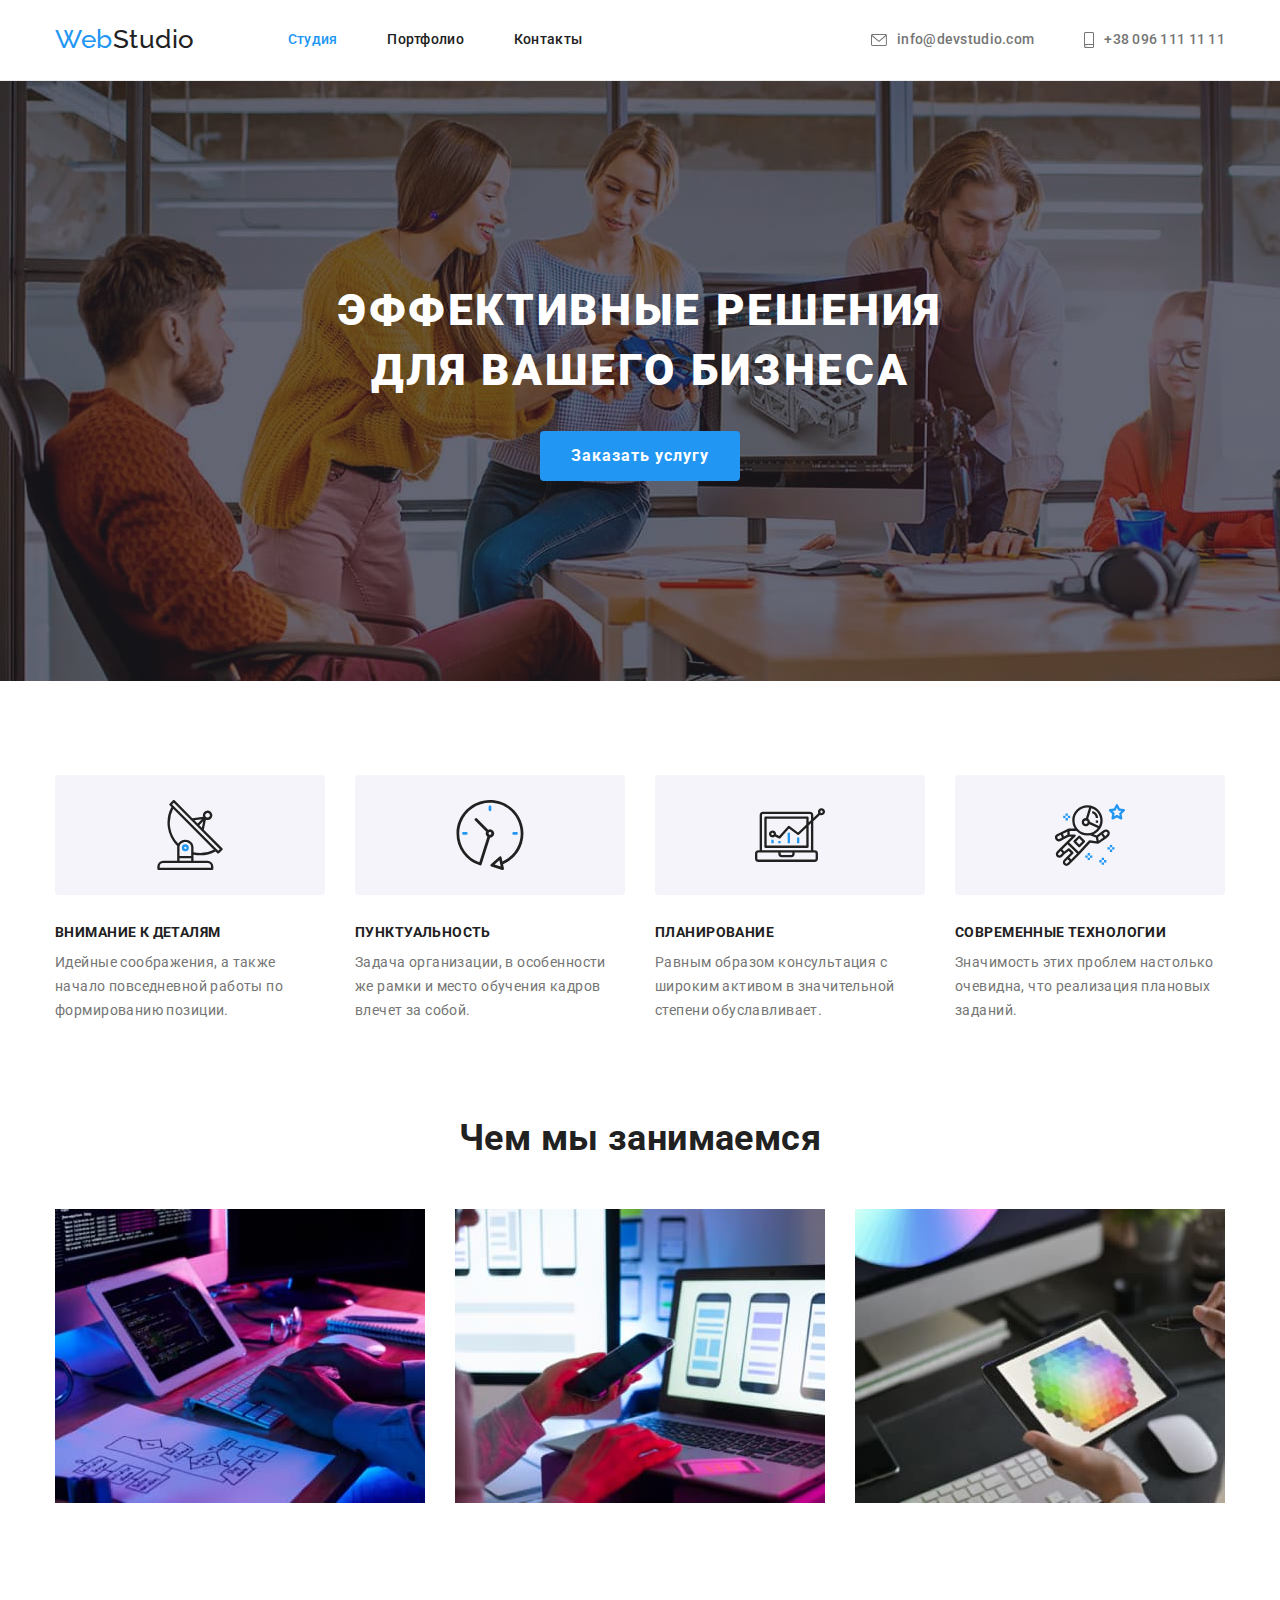
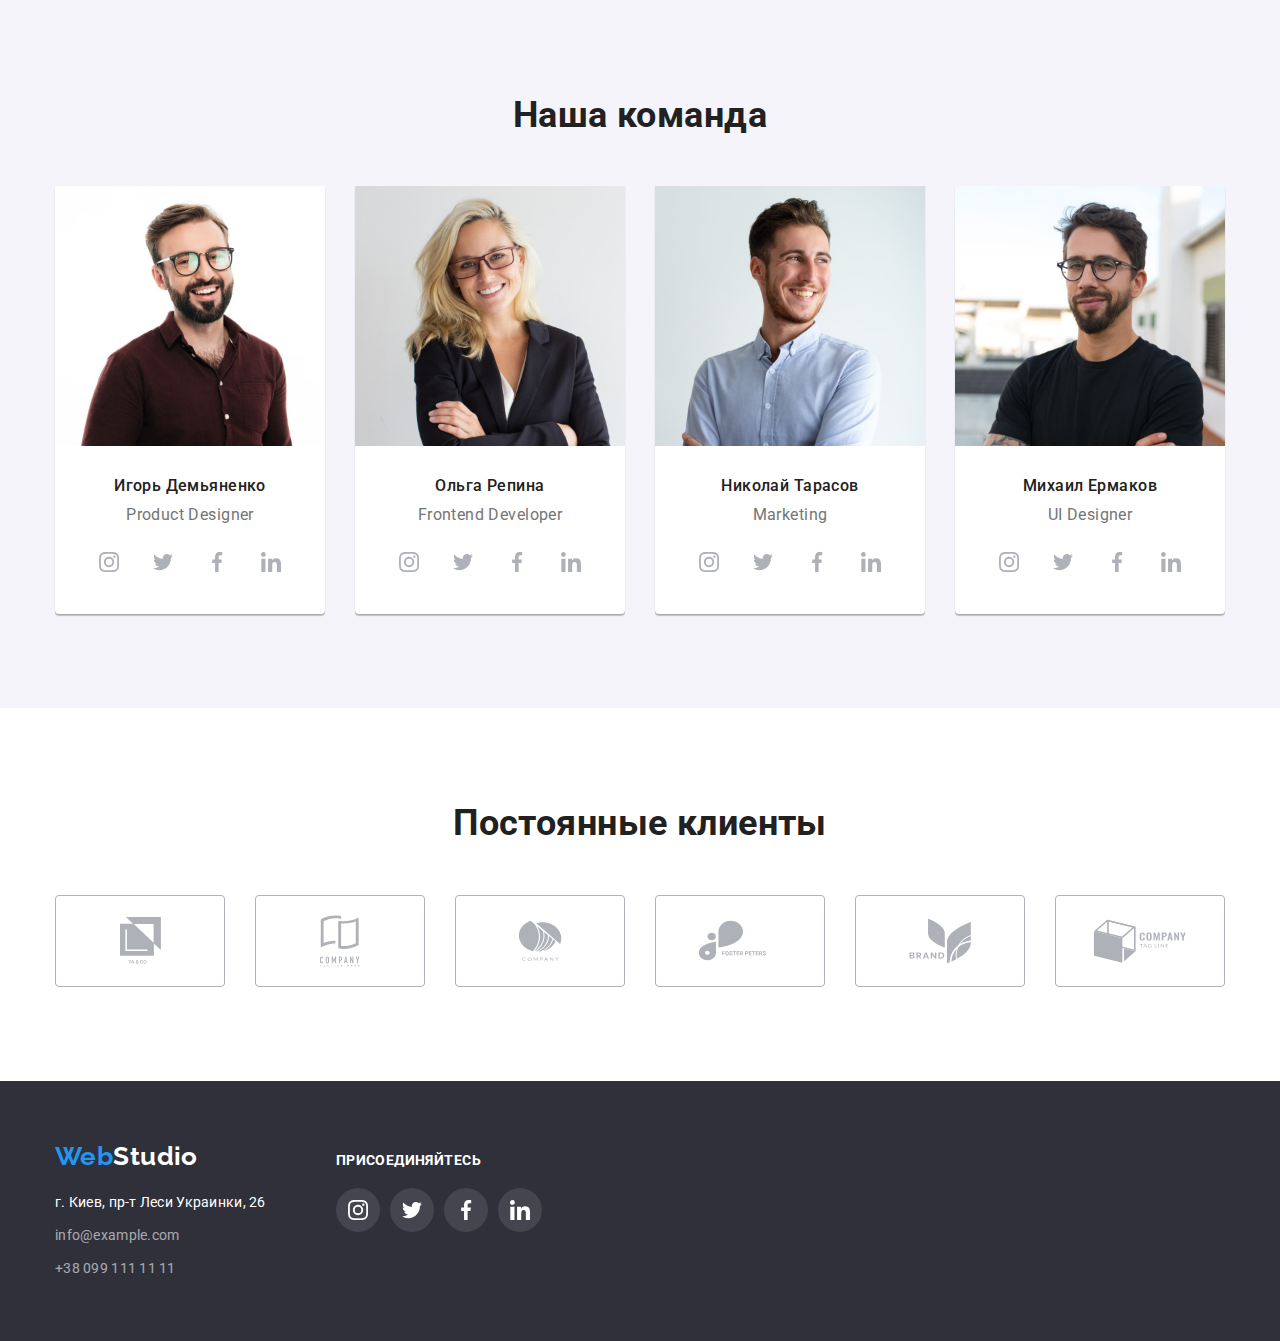
<file: index.html>
<!DOCTYPE html>
<html lang="ru">
  <head>
    <meta charset="UTF-8" />
    <meta http-equiv="X-UA-Compatible" content="IE=edge" />
    <meta name="viewport" content="width=device-width, initial-scale=1.0" />
    <title>Document</title>
    <link
      href="https://fonts.googleapis.com/css2?family=Raleway:wght@700&family=Roboto:wght@400;500;700;900&display=swap"
      rel="stylesheet"
    />
    <link
      rel="stylesheet"
      href="https://cdnjs.cloudflare.com/ajax/libs/modern-normalize/1.1.0/modern-normalize.min.css"
    />
    <link rel="stylesheet" href="./css/styles.css" />
  </head>

  <body>
    <!-- Шапка сайта -->
    <header class="header-wrap">
      <div class="container main-nav">
        <nav class="nav">
          <a href="" class="logo link"><span class="accent">Web</span>Studio</a>

          <ul class="site-nav list">
            <li class="item">
              <a href="./index.html" class="link current">Студия</a>
            </li>
            <li class="item">
              <a href="./portfolio.html" class="link">Портфолио</a>
            </li>
            <li class="item"><a href="" class="link">Контакты</a></li>
          </ul>
        </nav>

        <ul class="address-nav list">
          <li class="item">
            <a href="mailto:info@devstudio.com" class="link contact">
              <svg class="mobile-icon" width="16" height="12">
                <use href="./images/icons.svg#envelope"></use>
              </svg>
              info@devstudio.com</a
            >
          </li>
          <li class="item">
            <a href="tel:+380961111111" class="link contact">
              <svg class="mobile-icon" width="10" height="16">
                <use href="./images/icons.svg#mobile"></use>
              </svg>
              +38 096 111 11 11</a
            >
          </li>
        </ul>
      </div>
    </header>

    <main>
      <!-- Герой -->
      <section class="hero overlay">
        <div class="container hero-wrap">
          <h1 class="hero-title">Эффективные решения для вашего бизнеса</h1>
          <div class="btn-wrap">
            <button type="button" class="btn-primary">Заказать услугу</button>
          </div>
        </div>
      </section>

      <!-- Преимущества -->
      <section class="section features">
        <div class="container">
          <h2 class="visually-hidden">Преимущества</h2>
          <ul class="feature-list list">
            <li class="item item-list">
              <div class="feature-icon">
                <svg width="70" height="70">
                  <use href="./images/icons.svg#antenna"></use>
                </svg>
              </div>
              <h3 class="title">Внимание к деталям</h3>
              <p class="text">
                Идейные соображения, а также начало повседневной работы по
                формированию позиции.
              </p>
            </li>

            <li class="item item-list">
              <div class="feature-icon">
                <svg width="70" height="70">
                  <use href="./images/icons.svg#clock"></use>
                </svg>
              </div>
              <h3 class="title">Пунктуальность</h3>
              <p class="text">
                Задача организации, в особенности же рамки и место обучения
                кадров влечет за собой.
              </p>
            </li>

            <li class="item item-list">
              <div class="feature-icon">
                <svg width="70" height="70">
                  <use href="./images/icons.svg#diagram"></use>
                </svg>
              </div>
              <h3 class="title">Планирование</h3>
              <p class="text">
                Равным образом консультация с широким активом в значительной
                степени обуславливает.
              </p>
            </li>

            <li class="item item-list">
              <div class="feature-icon">
                <svg width="70" height="70">
                  <use href="./images/icons.svg#astronaut"></use>
                </svg>
              </div>
              <h3 class="title">Современные технологии</h3>
              <p class="text">
                Значимость этих проблем настолько очевидна, что реализация
                плановых заданий.
              </p>
            </li>
          </ul>
        </div>
      </section>

      <!-- Род деятельности -->
      <section class="section occupation">
        <div class="container">
          <h2 class="section-title">Чем мы занимаемся</h2>
          <ul class="img-list list">
            <li class="item">
              <img
                src="./images/features1.jpg"
                alt="програмист работает"
                width="370"
              />
            </li>

            <li class="item">
              <img
                class="image"
                src="./images/features2.jpg"
                alt="создание приложений"
                width="370"
              />
            </li>

            <li class="item">
              <img
                class="image"
                src="./images/features3.jpg"
                alt="графический дизайн"
                width="370"
              />
            </li>
          </ul>
        </div>
      </section>

      <!-- Члены команды -->
      <section class="section members-wrap">
        <div class="container">
          <h2 class="section-title members">Наша команда</h2>

          <ul class="member-items list">
            <li class="item">
              <img
                class="image"
                src="./images/member1.jpg"
                alt="мужчина в очках"
                width="270"
              />
              <h3 class="name">Игорь Демьяненко</h3>
              <p lang="en" class="text">Product Designer</p>

              <ul class="social-list">
                <li class="social-item list">
                  <a href="https://www.instagram.com/" class="social-link link">
                    <svg class="social-icon" width="20" height="20">
                      <use href="./images/icons.svg#instagram"></use>
                    </svg>
                  </a>
                </li>
                <li class="social-item list">
                  <a href="https://www.twitter.com/" class="social-link link">
                    <svg class="social-icon" width="20" height="20">
                      <use href="./images/icons.svg#twitter"></use>
                    </svg>
                  </a>
                </li>
                <li class="social-item list">
                  <a href="https://www.facebook.com/" class="social-link link">
                    <svg class="social-icon" width="20" height="20">
                      <use href="./images/icons.svg#facebook"></use>
                    </svg>
                  </a>
                </li>
                <li class="social-item list">
                  <a href="https://www.linkedin.com/" class="social-link link">
                    <svg class="social-icon" width="20" height="20">
                      <use href="./images/icons.svg#linkedin"></use>
                    </svg>
                  </a>
                </li>
              </ul>
            </li>

            <li class="item">
              <img
                class="image"
                src="./images/member2.jpg"
                alt="девушка в очках"
                width="270"
              />
              <h3 class="name">Ольга Репина</h3>
              <p lang="en" class="text">Frontend Developer</p>

              <ul class="social-list">
                <li class="social-item list">
                  <a href="https://www.instagram.com/" class="social-link link">
                    <svg class="social-icon" width="20" height="20">
                      <use href="./images/icons.svg#instagram"></use>
                    </svg>
                  </a>
                </li>
                <li class="social-item list">
                  <a href="https://www.twitter.com/" class="social-link link">
                    <svg class="social-icon" width="20" height="20">
                      <use href="./images/icons.svg#twitter"></use>
                    </svg>
                  </a>
                </li>
                <li class="social-item list">
                  <a href="https://www.facebook.com/" class="social-link link">
                    <svg class="social-icon" width="20" height="20">
                      <use href="./images/icons.svg#facebook"></use>
                    </svg>
                  </a>
                </li>
                <li class="social-item list">
                  <a href="https://www.linkedin.com/" class="social-link link">
                    <svg class="social-icon" width="20" height="20">
                      <use href="./images/icons.svg#linkedin"></use>
                    </svg>
                  </a>
                </li>
              </ul>
            </li>

            <li class="item">
              <img
                class="image"
                src="./images/member3.jpg"
                alt="улыбающийся мужчина"
                width="270"
              />
              <h3 class="name">Николай Тарасов</h3>
              <p lang="en" class="text">Marketing</p>
              <ul class="social-list">
                <li class="social-item list">
                  <a href="https://www.instagram.com/" class="social-link link">
                    <svg class="social-icon" width="20" height="20">
                      <use href="./images/icons.svg#instagram"></use>
                    </svg>
                  </a>
                </li>
                <li class="social-item list">
                  <a href="https://www.twitter.com/" class="social-link link">
                    <svg class="social-icon" width="20" height="20">
                      <use href="./images/icons.svg#twitter"></use>
                    </svg>
                  </a>
                </li>
                <li class="social-item list">
                  <a href="https://www.facebook.com/" class="social-link link">
                    <svg class="social-icon" width="20" height="20">
                      <use href="./images/icons.svg#facebook"></use>
                    </svg>
                  </a>
                </li>
                <li class="social-item list">
                  <a href="https://www.linkedin.com/" class="social-link link">
                    <svg class="social-icon" width="20" height="20">
                      <use href="./images/icons.svg#linkedin"></use>
                    </svg>
                  </a>
                </li>
              </ul>
            </li>

            <li class="item">
              <img
                class="image"
                src="./images/member4.jpg"
                alt="мужчина с бородой в очках"
                width="270"
              />
              <h3 class="name">Михаил Ермаков</h3>
              <p lang="en" class="text">UI Designer</p>
              <ul class="social-list">
                <li class="social-item list">
                  <a href="https://www.instagram.com/" class="social-link link">
                    <svg class="social-icon" width="20" height="20">
                      <use href="./images/icons.svg#instagram"></use>
                    </svg>
                  </a>
                </li>
                <li class="social-item list">
                  <a href="https://www.twitter.com/" class="social-link link">
                    <svg class="social-icon" width="20" height="20">
                      <use href="./images/icons.svg#twitter"></use>
                    </svg>
                  </a>
                </li>
                <li class="social-item list">
                  <a href="https://www.facebook.com/" class="social-link link">
                    <svg class="social-icon" width="20" height="20">
                      <use href="./images/icons.svg#facebook"></use>
                    </svg>
                  </a>
                </li>
                <li class="social-item list">
                  <a href="https://www.linkedin.com/" class="social-link link">
                    <svg class="social-icon" width="20" height="20">
                      <use href="./images/icons.svg#linkedin"></use>
                    </svg>
                  </a>
                </li>
              </ul>
            </li>
          </ul>
        </div>
      </section>

      <section class="clients">
        <div class="container">
          <h2 class="clients-title">Постоянные клиенты</h2>
          <ul class="clients-list">
            <li class="clients-item">
              <a href="" class="clients-link">
                <svg class="clients-icon" width="41" height="47">
                  <use href="./images/icons.svg#logo"></use>
                </svg>
              </a>
            </li>
            <li class="clients-item">
              <a href="" class="clients-link">
                <svg class="clients-icon" width="40" height="52">
                  <use href="./images/icons.svg#logo2"></use>
                </svg>
              </a>
            </li>
            <li class="clients-item">
              <a href="" class="clients-link">
                <svg class="clients-icon" width="44" height="41">
                  <use href="./images/icons.svg#logo3"></use>
                </svg>
              </a>
            </li>
            <li class="clients-item">
              <a href="" class="clients-link">
                <svg class="clients-icon" width="85" height="41">
                  <use href="./images/icons.svg#logo4"></use>
                </svg>
              </a>
            </li>
            <li class="clients-item">
              <a href="" class="clients-link">
                <svg class="clients-icon" width="63" height="46">
                  <use href="./images/icons.svg#logo5"></use>
                </svg>
              </a>
            </li>
            <li class="clients-item">
              <a href="" class="clients-link">
                <svg class="clients-icon" width="94" height="44">
                  <use href="./images/icons.svg#logo6"></use>
                </svg>
              </a>
            </li>
          </ul>
        </div>
      </section>
    </main>

    <!-- Подвал сайта -->
    <footer class="page-footer">
      <div class="container footer-wrap">
        <div class="address-wrap">
          <a href="" lang="en" class="logo footer"
            ><span class="accent">Web</span>Studio</a
          >

          <address class="address-section">
            <ul class="footer-items list">
              <li class="item">
                <a
                  href="https://goo.gl/maps/wA7wwZKrXkQfANAAA"
                  target="blank"
                  rel="noopener noreferrer"
                  class="link address"
                  >г. Киев, пр-т Леси Украинки, 26</a
                >
              </li>

              <li class="item">
                <a href="mailto:info@example.com" class="link contact"
                  >info@example.com</a
                >
              </li>

              <li class="item">
                <a href="tel:+380991111111" class="link contact"
                  >+38 099 111 11 11</a
                >
              </li>
            </ul>
          </address>
        </div>

        <div class="community">
          <p class="community-title">присоединяйтесь</p>
          <ul class="community-list">
            <li class="community-item list">
              <a href="https://www.instagram.com/" class="community-link link">
                <svg class="community-icon" width="20" height="20">
                  <use href="./images/icons.svg#instagram"></use>
                </svg>
              </a>
            </li>
            <li class="community-item list">
              <a href="https://www.twitter.com/" class="community-link link">
                <svg class="community-icon" width="20" height="20">
                  <use href="./images/icons.svg#twitter"></use>
                </svg>
              </a>
            </li>
            <li class="community-item list">
              <a href="https://www.facebook.com/" class="community-link link">
                <svg class="community-icon" width="20" height="20">
                  <use href="./images/icons.svg#facebook"></use>
                </svg>
              </a>
            </li>
            <li class="community-item list">
              <a href="https://www.linkedin.com/" class="community-link link">
                <svg class="community-icon" width="20" height="20">
                  <use href="./images/icons.svg#linkedin"></use>
                </svg>
              </a>
            </li>
          </ul>
        </div>
      </div>
    </footer>
  </body>
</html>
</file>
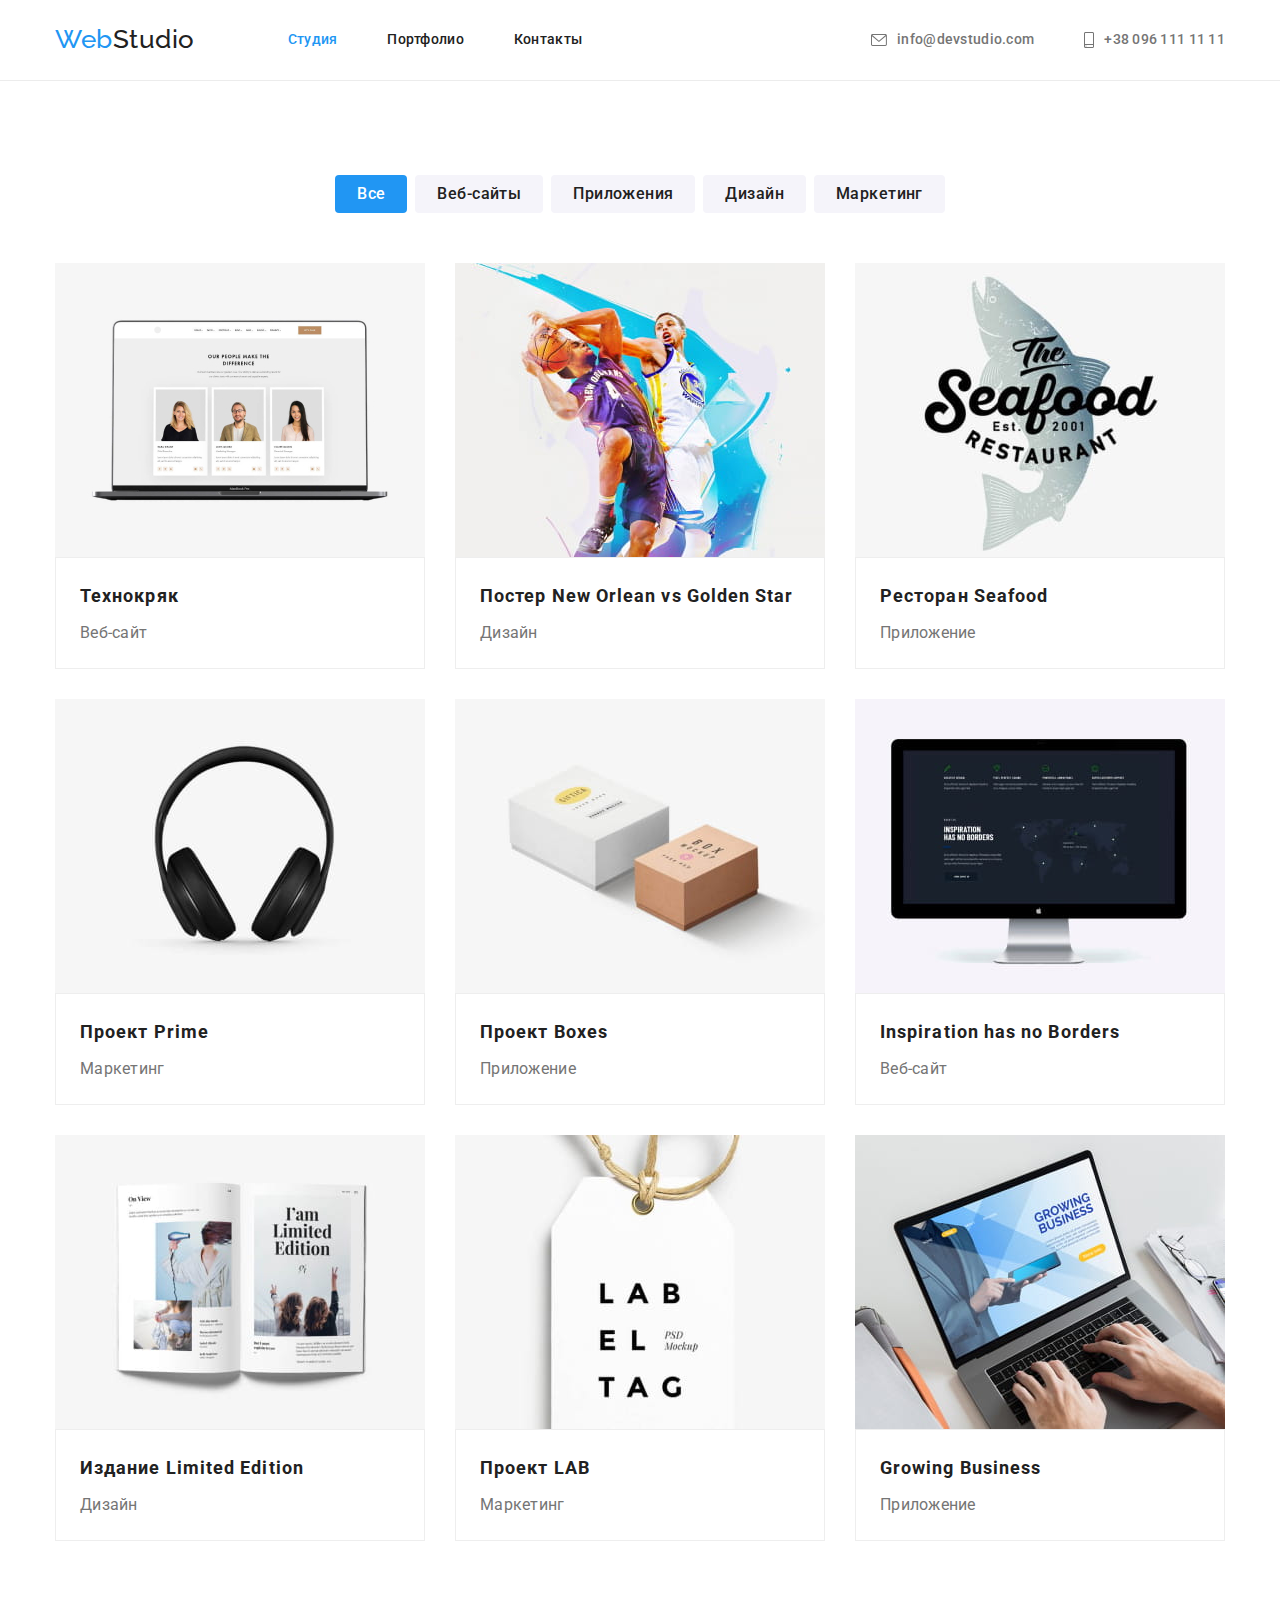
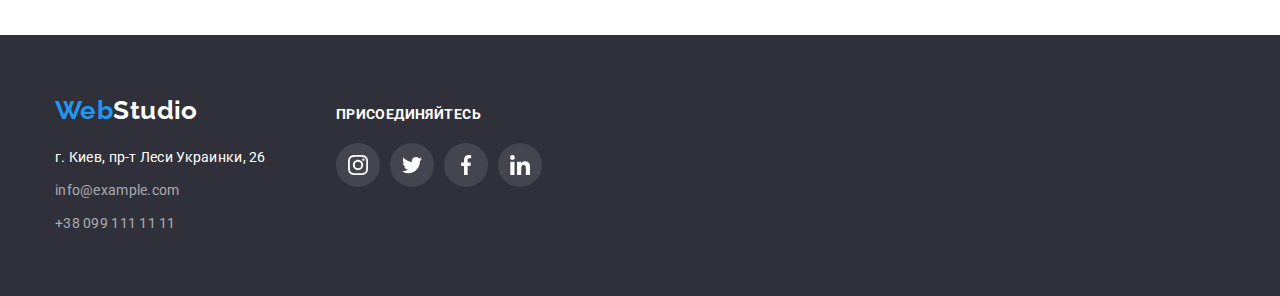
<file: portfolio.html>
<!DOCTYPE html>
<html lang="ru">
  <head>
    <meta charset="UTF-8" />
    <meta http-equiv="X-UA-Compatible" content="IE=edge" />
    <meta name="viewport" content="width=device-width, initial-scale=1.0" />
    <title>Document</title>
    <link
      href="https://fonts.googleapis.com/css2?family=Raleway:wght@700&family=Roboto:wght@400;500;700;900&display=swap"
      rel="stylesheet"
    />
    <link
      rel="stylesheet"
      href="https://cdnjs.cloudflare.com/ajax/libs/modern-normalize/1.1.0/modern-normalize.min.css"
    />
    <link rel="stylesheet" href="./css/styles.css" />
  </head>
  <body>
    <!-- Шапка сайта -->
    <header class="header-wrap">
      <div class="container main-nav">
        <nav class="nav">
          <a href="" class="logo link"><span class="accent">Web</span>Studio</a>

          <ul class="site-nav list">
            <li class="item">
              <a href="./index.html" class="link current">Студия</a>
            </li>
            <li class="item">
              <a href="./portfolio.html" class="link">Портфолио</a>
            </li>
            <li class="item"><a href="" class="link">Контакты</a></li>
          </ul>
        </nav>

        <ul class="address-nav list">
          <li class="item">
            <a href="mailto:info@devstudio.com" class="link contact">
              <svg class="mobile-icon" width="16" height="12">
                <use href="./images/icons.svg#envelope"></use>
              </svg>
              info@devstudio.com</a
            >
          </li>
          <li class="item">
            <a href="tel:+380961111111" class="link contact">
              <svg class="mobile-icon" width="10" height="16">
                <use href="./images/icons.svg#mobile"></use>
              </svg>
              +38 096 111 11 11</a
            >
          </li>
        </ul>
      </div>
    </header>

    <main>
      <!-- Герой -->
      <section class="section portfolio-wrap">
        <div class="container">
          <h1 class="visually-hidden">Примеры работ</h1>

          <div class="bnt-container">
            <ul class="filter-items list">
              <li class="item">
                <button type="button" class="btn-filter current">Все</button>
              </li>
              <li class="item">
                <button type="button" class="btn-filter">Веб-сайты</button>
              </li>
              <li class="item">
                <button type="button" class="btn-filter">Приложения</button>
              </li>
              <li class="item">
                <button type="button" class="btn-filter">Дизайн</button>
              </li>
              <li class="item">
                <button type="button" class="btn-filter">Маркетинг</button>
              </li>
            </ul>
          </div>

          <div class="examples-container">
            <ul class="examples-items list">
              <li class="item">
                <a href="" class="link">
                  <img
                    src="./images/web-tech.jpg"
                    class="image"
                    alt="фото сайта Технокряк"
                    width="370"
                  />
                  <div class="text-wrap">
                    <h2 class="heading">Технокряк</h2>
                    <p class="name-filter text">Веб-сайт</p>
                  </div>
                </a>
              </li>

              <li class="item">
                <a href="" class="link">
                  <img
                    src="./images/desigh-poster.jpg"
                    class="image"
                    alt="дизайн постера"
                    width="370"
                  />
                  <div class="text-wrap">
                    <h2 class="heading">Постер New Orlean vs Golden Star</h2>
                    <p class="name-filter text">Дизайн</p>
                  </div>
                </a>
              </li>

              <li class="item">
                <a href="" class="link">
                  <img
                    src="./images/app-restaurant.jpg"
                    class="image"
                    alt="приложение для ресторана"
                    width="370"
                  />
                  <div class="text-wrap">
                    <h2 class="heading">Ресторан Seafood</h2>
                    <p class="name-filter text">Приложение</p>
                  </div>
                </a>
              </li>

              <li class="item">
                <a href="" class="link">
                  <img
                    src="./images/project-prime.jpg"
                    class="image"
                    alt="фото наушники"
                    width="370"
                  />
                  <div class="text-wrap">
                    <h2 class="heading">Проект Prime</h2>
                    <p class="name-filter text">Маркетинг</p>
                  </div>
                </a>
              </li>

              <li class="item">
                <a href="" class="link">
                  <img
                    src="./images/boxes.jpg"
                    class="image"
                    alt="коробки"
                    width="370"
                  />
                  <div class="text-wrap">
                    <h2 class="heading">Проект Boxes</h2>
                    <p class="name-filter text">Приложение</p>
                  </div>
                </a>
              </li>

              <li class="item">
                <a href="" class="link">
                  <img
                    src="./images/web-inspirations.jpg"
                    class="image"
                    alt="монитор с открытым сайтом"
                    width="370"
                  />
                  <div class="text-wrap">
                    <h2 lang="en" class="heading">
                      Inspiration has no Borders
                    </h2>
                    <p class="name-filter text">Веб-сайт</p>
                  </div>
                </a>
              </li>

              <li class="item">
                <a href="" class="link">
                  <img
                    src="./images/desing-limited.jpg"
                    class="image"
                    alt="дизайн издания"
                    width="370"
                  />
                  <div class="text-wrap">
                    <h2 class="heading">Издание Limited Edition</h2>
                    <p class="name-filter text">Дизайн</p>
                  </div>
                </a>
              </li>

              <li class="item">
                <a href="" class="link">
                  <img
                    src="./images/project-lab.jpg"
                    class="image"
                    alt="фото лейбла"
                    width="370"
                  />
                  <div class="text-wrap">
                    <h2 class="heading">Проект LAB</h2>
                    <p class="name-filter text">Маркетинг</p>
                  </div>
                </a>
              </li>

              <li class="item">
                <a href="" class="link">
                  <img
                    src="./images/app-growing.jpg"
                    class="image"
                    alt="фото приложения"
                    width="370"
                  />
                  <div class="text-wrap">
                    <h2 lang="en" class="heading">Growing Business</h2>
                    <p class="name-filter text">Приложение</p>
                  </div>
                </a>
              </li>
            </ul>
          </div>
        </div>
      </section>
    </main>

    <!-- Подвал сайта -->
    <footer class="page-footer">
      <div class="container footer-wrap">
        <div class="address-wrap">
          <a href="" lang="en" class="logo footer"
            ><span class="accent">Web</span>Studio</a
          >

          <address class="address-section">
            <ul class="footer-items list">
              <li class="item">
                <a
                  href="https://goo.gl/maps/wA7wwZKrXkQfANAAA"
                  target="blank"
                  rel="noopener noreferrer"
                  class="link address"
                  >г. Киев, пр-т Леси Украинки, 26</a
                >
              </li>

              <li class="item">
                <a href="mailto:info@example.com" class="link contact"
                  >info@example.com</a
                >
              </li>

              <li class="item">
                <a href="tel:+380991111111" class="link contact"
                  >+38 099 111 11 11</a
                >
              </li>
            </ul>
          </address>
        </div>

        <div class="community">
          <p class="community-title">присоединяйтесь</p>
          <ul class="community-list">
            <li class="community-item list">
              <a href="https://www.instagram.com/" class="community-link link">
                <svg class="community-icon" width="20" height="20">
                  <use href="./images/icons.svg#instagram"></use>
                </svg>
              </a>
            </li>
            <li class="community-item list">
              <a href="https://www.twitter.com/" class="community-link link">
                <svg class="community-icon" width="20" height="20">
                  <use href="./images/icons.svg#twitter"></use>
                </svg>
              </a>
            </li>
            <li class="community-item list">
              <a href="https://www.facebook.com/" class="community-link link">
                <svg class="community-icon" width="20" height="20">
                  <use href="./images/icons.svg#facebook"></use>
                </svg>
              </a>
            </li>
            <li class="community-item list">
              <a href="https://www.linkedin.com/" class="community-link link">
                <svg class="community-icon" width="20" height="20">
                  <use href="./images/icons.svg#linkedin"></use>
                </svg>
              </a>
            </li>
          </ul>
        </div>
      </div>
    </footer>
  </body>
</html>
</file>
<file: css/styles.css>
html {
  box-sizing: border-box;
}

*,
*::before,
*::after {
  box-sizing: inherit;
}

:root {
  --text-color: #757575;
  --primary-text-color: #212121;
  --accent-color: #2196f3;
  --primary-white-color: #ffffff;
  --secondary-bg-color: #f5f4fa;
  --footer-contact-color: rgba(255, 255, 255, 0.6);
}

body {
  background-color: var(--primary-white-color);
  color: var(--primary-text-color);

  font-family: Roboto, Arial, sans-serif;
  font-weight: 400;
  font-size: 14px;
  letter-spacing: 0.03em;
  line-height: 1.17;
}

/* Утилиты */

.list {
  padding: 0;
  margin: 0;
  list-style: none;
}

h1,
h2,
h3,
h4,
h5,
h6,
p {
  margin: 0;
}

ul,
ol {
  margin: 0;
  padding: 0;
  list-style: none;
}

button {
  cursor: pointer;
}

.visually-hidden {
  position: absolute;
  white-space: nowrap;
  width: 1px;
  height: 1px;
  overflow: hidden;
  border: 0;
  padding: 0;
  clip: rect(0 0 0 0);
  clip-path: inset(50%);
  margin: -1px;
}

.container {
  margin-left: auto;
  margin-right: auto;
  width: 1200px;
  padding-left: 15px;
  padding-right: 15px;
}

/* --------------------------Navigation----------------------------- */

.header-wrap {
  border-bottom: 1px solid #ececec;
}

.main-nav {
  display: flex;
  align-items: center;
}

.nav {
  display: flex;
  align-items: center;
}

.site-nav {
  display: flex;
  margin-left: 93px;
}

.site-nav .item + .item,
.address-nav .item + .item {
  margin-left: 50px;
}

.address-nav {
  display: flex;
  margin-left: auto;
}

.logo {
  padding-top: 24px;
  padding-bottom: 25px;
  color: var(--primary-text-color);
  font-family: Raleway, sans-serif;
  font-weight: 700;
  font-size: 26px;
  line-height: 1.19;
  text-decoration: none;
}

.accent {
  color: var(--accent-color);
}

.site-nav .link {
  display: block;
  padding-top: 32px;
  padding-bottom: 32px;

  color: var(--primary-text-color);
}

.site-nav .link:hover,
.site-nav .link:focus {
  color: var(--accent-color);
}

.link {
  font-weight: 500;
  line-height: 1.14;
  letter-spacing: 0.02em;
  text-decoration: none;
}

.link:active {
  color: var(--accent-color);
}

.link.current {
  color: var(--accent-color);
}

.address-nav .link {
  display: block;
  padding-top: 32px;
  padding-bottom: 32px;

  color: var(--text-color);
}

.address-nav .link:hover,
.address-nav .link:focus {
  color: var(--accent-color);
}

.address-nav .contact {
  display: flex;
  align-items: center;
}

.mobile-icon:hover,
.mobile-icon:focus {
  fill: var(--accent-color);
}

.mobile-icon {
  margin-right: 10px;
  fill: currentColor;
}

/* ---------------------------------HERO----------------------------- */

.hero {
  padding-top: 200px;
  padding-bottom: 200px;
}

.overlay {
  max-width: 1600px;
  height: 600px;
  margin-left: auto;
  margin-right: auto;
  background-image: linear-gradient(
      to right,
      rgba(47, 48, 58, 0.4),
      rgba(47, 48, 58, 0.4)
    ),
    url(../images/hero-img.jpg);
  background-size: cover;
}

.hero-title {
  margin-top: 0;
  margin-bottom: 30px;
  margin-left: auto;
  margin-right: auto;
  max-width: 696px;

  color: var(--primary-white-color);

  font-weight: 900;
  font-size: 44px;
  line-height: 1.36;
  text-align: center;
  letter-spacing: 0.06em;
  text-transform: uppercase;
}

.btn-wrap {
  display: flex;
  justify-content: center;
  align-items: center;
}

.btn-primary {
  /* padding: 10px 32px; */
  min-width: 200px;
  height: 50px;
  border: 0;
  border-radius: 4px;

  color: var(--primary-white-color);
  background-color: var(--accent-color);

  font-family: inherit;
  font-weight: 700;
  font-size: 16px;
  line-height: 1.88;
  letter-spacing: 0.06em;

  cursor: pointer;
}

.btn-primary:hover,
.btn-primary:focus {
  color: var(--accent-color);
  background-color: var(--primary-white-color);
}

/* -----------------------------Features----------------------------- */

.features {
  padding-top: 94px;
}

.feature-list .feature-icon {
  display: flex;
  justify-content: center;
  align-items: center;
  height: 120px;
  margin-bottom: 30px;
  background: #f5f4fa;
  border-radius: 4px;
}

.feature-list {
  display: flex;
  flex-wrap: wrap;
}

.feature-list .item {
  width: 270px;
}

.item-list:not(:last-child) {
  margin-right: 30px;
}

.feature-list .title {
  font-size: 14px;
  font-weight: 700;
  line-height: 1.14;
  text-transform: uppercase;
}

.list .text {
  margin-top: 10px;
  margin-bottom: 0;
  color: var(--text-color);

  line-height: 1.71;
}

.occupation {
  padding-top: 94px;
  padding-bottom: 94px;
}

.section-title {
  color: var(--primary-text-color);

  font-weight: 700;
  font-size: 36px;
  line-height: 1.17;
  text-align: center;
}

.img-list {
  display: flex;
  flex-wrap: wrap;
  margin-top: 50px;
}

.img-list .item:not(:last-child) {
  margin-right: 30px;
}

.features-items .title {
  color: var(--primary-text-color);
}

/* ------------------------------Members----------------------------- */

.members-wrap {
  padding-top: 94px;
  padding-bottom: 94px;
  background-color: var(--secondary-bg-color);
}

.member-items {
  display: flex;
  flex-wrap: wrap;
  margin-top: 50px;
}

.member-items .item {
  padding-bottom: 30px;
  background-color: var(--primary-white-color);
  box-shadow: 0px 1px 1px rgba(0, 0, 0, 0.14), 0px 2px 1px rgba(0, 0, 0, 0.2);
  border-radius: 0px 0px 4px 4px;
}

.member-items .item:not(:last-child) {
  margin-right: 30px;
}

.member-items .name {
  margin-top: 30px;
  margin-bottom: 0;

  color: var(--primary-text-color);

  font-weight: 500;
  font-size: 16px;
  line-height: 1.19;
  text-align: center;
}

.member-items .text {
  margin-top: 10px;

  font-size: 16px;
  line-height: 1.19;
  text-align: center;
}

/* ----------------------------SOCIALS------------------------ */

.social-list {
  display: flex;
  justify-content: center;
  align-items: center;
  margin-top: 16px;
}

.social-item .link {
  display: flex;
  align-items: center;
}

.social-item:not(:last-child) {
  margin-right: 10px;
}

.social-link {
  display: flex;
  justify-content: center;
  align-items: center;
  width: 44px;
  height: 44px;
  border-radius: 50%;
  background-color: transparent;
}

.social-link:hover,
.social-link:focus {
  background-color: var(--accent-color);
}

.social-icon {
  fill: #afb1b8;
}

.social-item:hover .social-icon,
.social-link:focus .social-icon {
  fill: var(--primary-white-color);
}
/* --------------------------CLIENTS--------------------------- */

.clients {
  padding-top: 94px;
  padding-bottom: 94px;
}

.clients-title {
  text-align: center;
  margin-left: auto;
  margin-right: auto;
  margin-bottom: 50px;

  font-size: 36px;
  line-height: 1.17;
}

.clients-list {
  display: flex;
  justify-content: space-between;
}

.clients-item {
  width: 170px;
  height: 92px;
}

.clients-link {
  width: 100%;
  height: 100%;
  display: flex;
  align-items: center;
  justify-content: center;
  border: 1px solid #afb1b8;
  border-radius: 4px;
}

.clients-icon {
  fill: #afb1b8;
}

.clients-link:hover,
.clients-link:focus {
  border-color: var(--accent-color);
}

.clients-link:hover .clients-icon,
.clients-link:focus .clients-icon {
  fill: var(--accent-color);
}

/* --------------------------Footer------------------------------ */

.page-footer .footer-wrap {
  display: flex;
}

.address-wrap {
  display: flex;
  flex-direction: column;
  margin-right: 70px;
}

.page-footer {
  padding-top: 60px;
  padding-bottom: 60px;
  background-color: #2f303a;
}

.logo.footer {
  padding: 0;
  margin-bottom: 20px;
  color: var(--primary-white-color);
}

.footer-items .address {
  display: block;
  color: var(--primary-white-color);
}

.footer-items .contact {
  display: block;
  margin-top: 9px;

  color: var(--footer-contact-color);
}

.footer-items .link:hover,
.footer-items .link:focus {
  color: var(--accent-color);
}

.footer-items .link {
  font-weight: inherit;
  line-height: 1.71;
  text-decoration: none;
  font-style: normal;
}

/* -------------------------COMMUNITY--------------------------- */

.community {
  min-width: 206px;
  margin-top: 12px;
  display: flex;
  flex-direction: column;
}

.community-title {
  display: flex;
  margin-bottom: 20px;

  font-weight: 700;
  font-size: 14px;
  line-height: 1.14;
  text-transform: uppercase;
  color: var(--primary-white-color);
}

.community-list {
  display: flex;
}

.community-item:not(:last-child) {
  margin-right: 10px;
}

.community-link {
  display: flex;
  justify-content: center;
  align-items: center;
  width: 44px;
  height: 44px;
  border-radius: 50%;
  background-color: rgba(255, 255, 255, 0.1);
}

.community-icon {
  fill: var(--primary-white-color);
}

.community-link:hover,
.community-link:focus {
  background-color: var(--accent-color);
}

/* ---------------------------PORTFOLIO -------------------------*/
/* ----------------------------Buttons ----------------------------*/

.portfolio-wrap {
  padding-top: 94px;
  padding-bottom: 94px;
}

.filter-items {
  display: flex;
  flex-wrap: wrap;
  justify-content: center;
}

.filter-items .item:not(:last-child) {
  margin-right: 8px;
}

.btn-filter {
  padding: 6px 22px;
  border: 0;
  border-radius: 4px;

  color: var(--primary-text-color);
  background-color: var(--secondary-bg-color);

  font-family: inherit;
  font-weight: 500;
  font-size: 16px;
  line-height: 1.62;
  letter-spacing: inherit;
}

.btn-filter:hover,
.btn-filter:focus {
  color: var(--primary-white-color);
  background-color: var(--accent-color);
  box-shadow: 0px 3px 1px rgba(0, 0, 0, 0.1), 0px 1px 2px rgba(0, 0, 0, 0.08),
    0px 2px 2px rgba(0, 0, 0, 0.12);
}

.btn-filter.current {
  color: var(--primary-white-color);
  background-color: var(--accent-color);

  cursor: pointer;
}

/* ------------------- Heading Portfolio --------------------------*/

.examples-items {
  display: flex;
  flex-wrap: wrap;
  margin-top: 50px;
  margin-right: -30px;
  margin-bottom: -30px;
}

.examples-items .item {
  width: calc(100% / 3 - 30px);
  margin-right: 30px;
  margin-bottom: 30px;
}

/* .examples-items .item:not(:nth-child(3n)) {
  margin-right: 30px;
}

.examples-items .item:not(:nth-last-child(-n + 3)) {
  margin-bottom: 30px;
} */

.examples-items .item:hover {
  box-shadow: 0px 1px 1px rgba(0, 0, 0, 0.12), 0px 4px 4px rgba(0, 0, 0, 0.06),
    1px 4px 6px rgba(0, 0, 0, 0.16);
}

.text-wrap {
  padding: 20px 24px;

  border: 1px solid #eeeeee;
  box-sizing: border-box;
}

.image {
  display: block;
  line-height: 0;
}

.examples-items .heading {
  color: var(--primary-text-color);

  font-weight: 700;
  font-size: 18px;
  line-height: 2;
  letter-spacing: 0.06em;
}

.examples-items .heading:hover,
.examples-items .heading:focus {
  color: var(--accent-color);
}

.examples-items .text {
  margin-top: 4px;

  font-size: 16px;
  line-height: 1.88;
  font-weight: 400;
}

.examples-items .text:hover,
.examples-items .text:focus {
  color: var(--accent-color);
}
</file>
